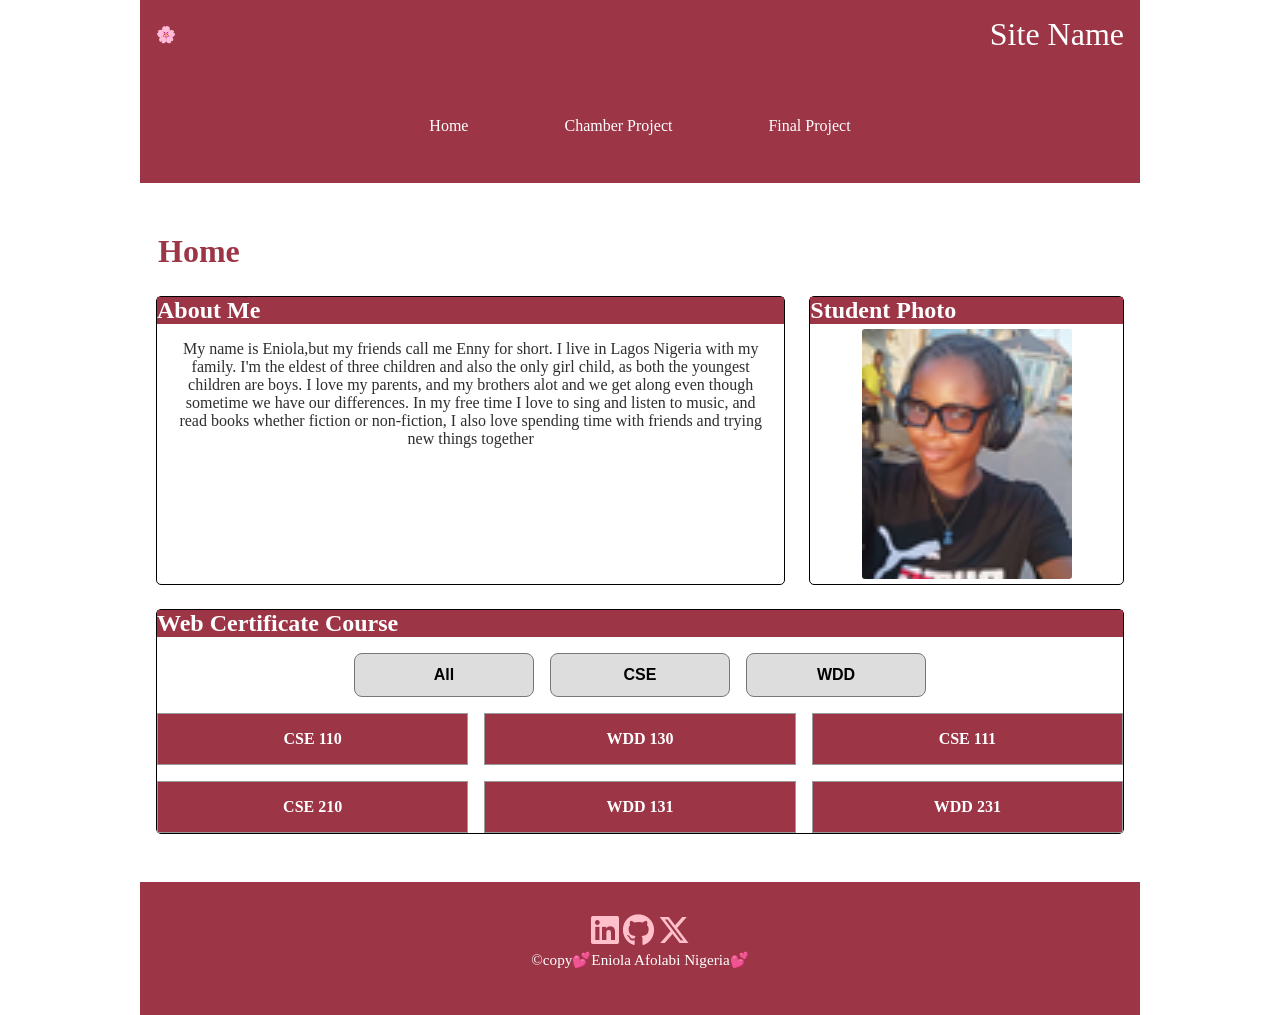
<file: index.html>
<!DOCTYPE html>
<html lang="en">
<head>
   <meta property="og:title" content="About Me">
    <meta property="og:description" content="An interactive webpage about me and the courses I've learnt in my software development class .">
    <meta property="og:locale" content="en_US">
    <meta property="og:type" content="website">
    <meta property="og:site_name" content="About Me">
    <link rel="preconnect" href="https://fonts.googleapis.com">
<link rel="preconnect" href="https://fonts.gstatic.com" crossorigin>
<link href="https://fonts.googleapis.com/css2?family=Cause&family=Google+Sans:ital,opsz,wght@0,17..18,400..700;1,17..18,400..700&family=Inter:ital,opsz,wght@0,14..32,100..900;1,14..32,100..900&family=Quicksand:wght@300..700&family=Roboto:ital,wght@0,100..900;1,100..900&display=swap" rel="stylesheet">
<link rel="stylesheet"
href="https://cdnjs.cloudflare.com/ajax/libs/font-awesome/6.7.2/css/all.min.css">
<link rel="stylesheet" href="styles/small.css">
<link rel="stylesheet" href="styles/large.css">
<script src="scripts/index.js" defer></script>
    
</head>
<body>
    <header>
        <div class="logo">
            <div>🌸</div>
            <div class="h1">Site Name</div>
            <button id="menu" aria-label="Open menu">&#9776;</button>
        </div>
        <nav id="nav">
            <a href="index.html">Home</a>
            <a href="project/index.html">Chamber Project</a>
            <a href="#">Final Project</a>
        </nav>
    </header>
    <main>
        <h1>Home</h1>
        <section class="about">
            <h2>About Me</h2>
            <p class="about">My name is Eniola,but my friends call me Enny for short.
                            I live in Lagos Nigeria with my family. I'm the eldest of three children 
                            and also the only girl child, as both the youngest children are boys. I love my parents,
                            and my brothers alot and we get along even though sometime we have our differences. In my free 
                            time I love to sing and listen to music, and read books whether fiction or non-fiction, I also love spending time with friends and
                            trying new things together</p>
        </section>
        <section class="photo">
            <h2>Student Photo</h2>
            <img src="images/about.png" alt="A Photo of me"
            loading="lazy">
        </section>
        <section class="courses">
            <h2>Web Certificate Course</h2>
            <div class="filter-buttons">
                <button id="all">All</button>
                <button id="cse">CSE</button>
                <button id="wdd">WDD</button>
            </div>
            <div id="course-container"></div>
        </section>
    </main>
    <footer>
        <div class="socials">
            <a href="#"><i class="fa-brands fa-linkedin"></i></a>

            <a href="#"><i class="fa-brands fa-github"></i></a>

            <a href="#"><i class="fa-brands fa-x-twitter"></i></a></i></a>
       </div>
        <p>©️copy<span id="currentyear"></span>💕Eniola Afolabi Nigeria💕</p>
        <p id="lastModified"></p>
    </footer>
</body>
</html>
</file>
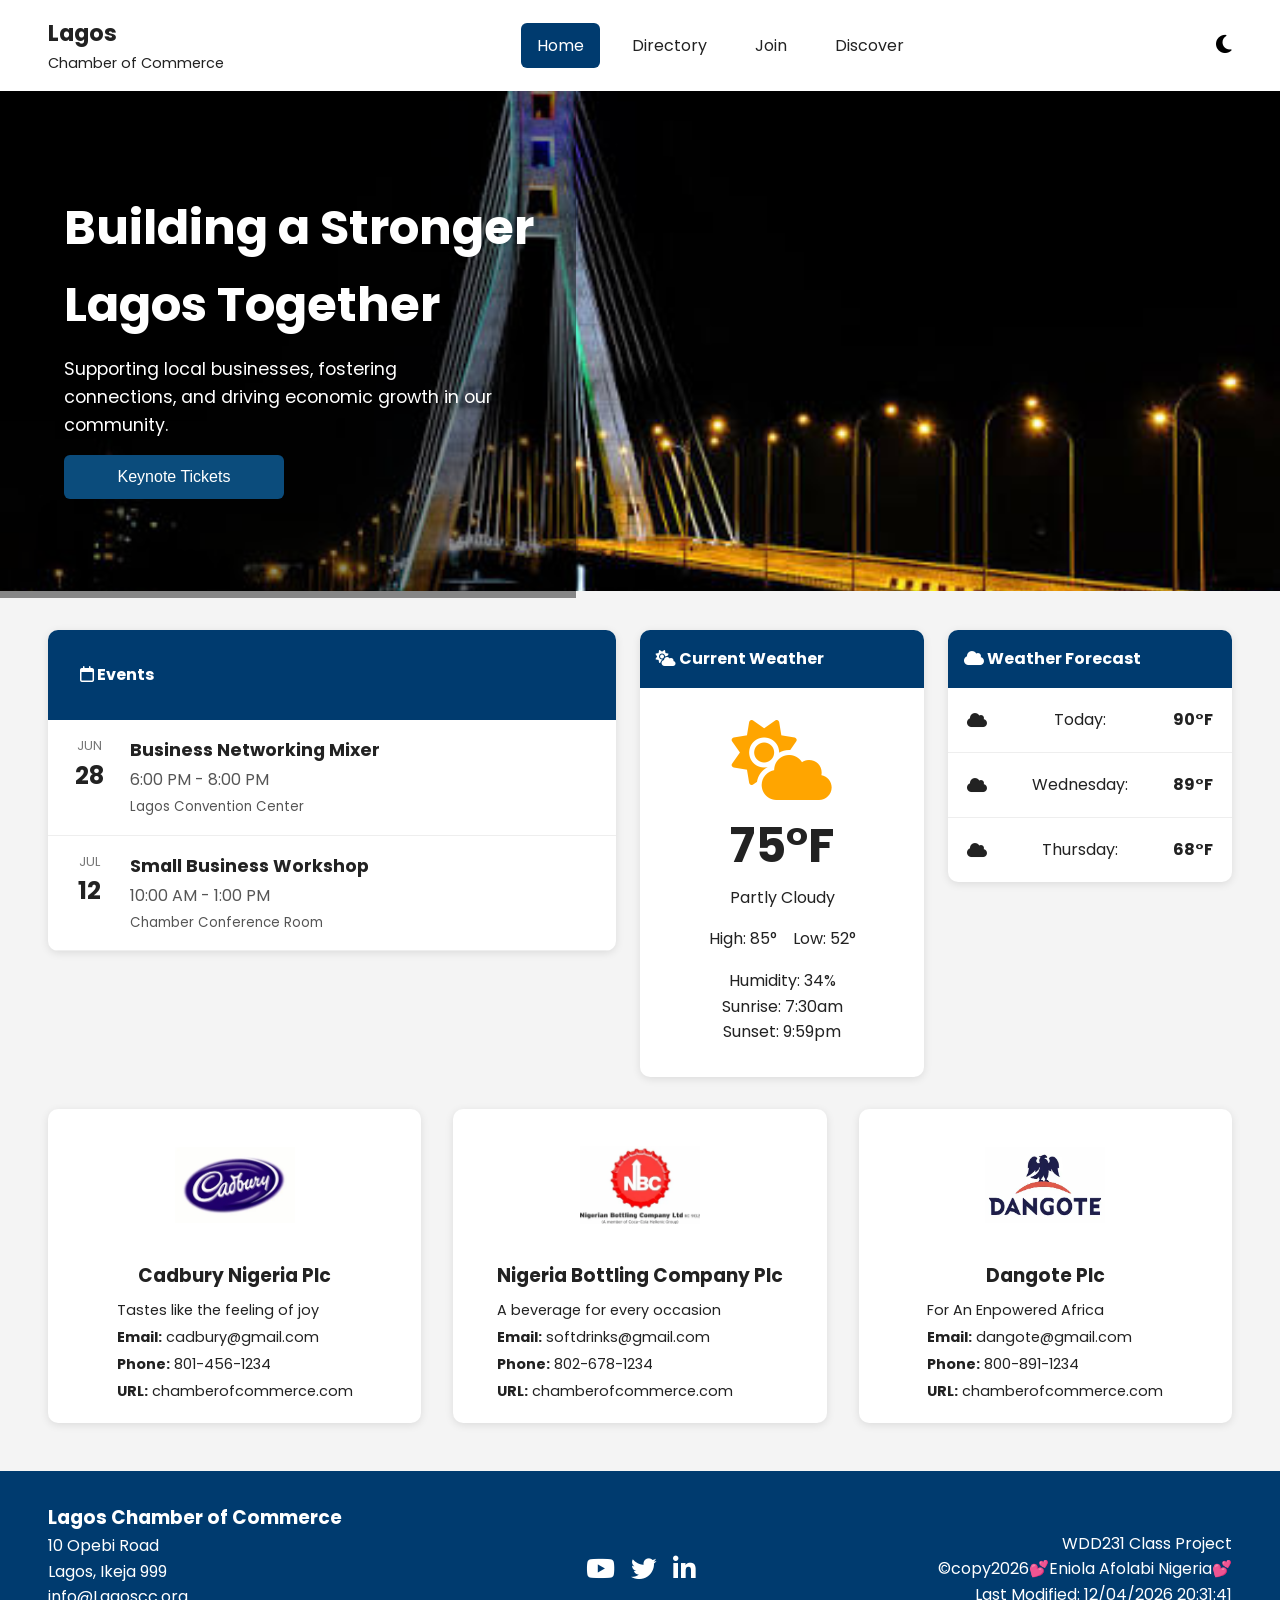
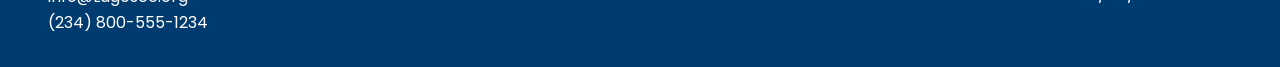
<file: project/index.html>
<!DOCTYPE html>
<html lang="en">
<head>
    <meta charset="UTF-8">
    <meta name="viewport" content="width=device-width, initial-scale=1.0">
    <title>Lagos Chamber of Commerce</title>
    <link rel="stylesheet" href="styles/project.css">
    <link rel="stylesheet" href="styles/project-large.css">
    <link href="https://fonts.googleapis.com/css2?family=Poppins:wght@300;400;500;600;700&display=swap" rel="stylesheet">
    <link rel="stylesheet"
    href="https://cdnjs.cloudflare.com/ajax/libs/font-awesome/6.5.2/css/all.min.css">
    <script src="scripts/project.js" defer></script>
</head>
<body>
    <header>
        <div class="logo">
            <div>
                <h2>Lagos</h2>
                <p>Chamber of Commerce</p>
            </div>
        </div>

        <nav id="navMenu">
            <a href="#" class="active">Home</a>
            <a href="#">Directory</a>
            <a href="#">Join</a>
            <a href="#">Discover</a>
        </nav>
        <div class="nav-icons">
            <button id="darkMode">
                <i class="fa-solid fa-moon"></i>
            </button>
            <button id="menuBtn">
                <i class="fa-solid fa-bars"></i>
            </button>
        </div>

    </header>
    <section class="hero">
        <img src="images/hero.webp" alt="Lagos" loading="lazy">
        <div class="overlay">
            <h1>
                Building a Stronger
                <br>
                Lagos Together
            </h1>
            <p>
                Supporting local businesses,
                fostering connections, and
                driving economic growth
                in our community.
            </p>
            <button>
                Keynote Tickets
            </button>
        </div>
    </section>
    <section class="info-container">
        <div class="card events">
            <div class="card-header">
                <h2>
                    <i class="fa-regular fa-calendar"></i>
                    Events
                </h2>
            </div>

            <div class="event">
                <div class="event-date">
                    <span>JUN</span>
                    <strong>28</strong>
                </div>
                <div class="event-details">
                    <h3>Business Networking Mixer</h3>
                    <p>6:00 PM - 8:00 PM</p>
                    <small>Lagos Convention Center</small>
                </div>
            </div>
            <div class="event">
                <div class="event-date">
                    <span>JUL</span>
                    <strong>12</strong>
                </div>
                <div class="event-details">
                    <h3>Small Business Workshop</h3>
                    <p>10:00 AM - 1:00 PM</p>
                    <small>Chamber Conference Room</small>
                </div>
            </div>
        </div>
        <div class="card weather">
            <h2>
                <i class="fa-solid fa-cloud-sun"></i>
                Current Weather
            </h2>
            <div class="weather-content">
                <i class="fa-solid fa-cloud-sun weather-icon"></i>
                <h1>75°F</h1>
                <p>Partly Cloudy</p>
                <div class="weather-info">
                    <span>High: 85°</span>
                    <span>Low: 52°</span>
                </div>
                <p>Humidity: 34%</p>
                <p>Sunrise: 7:30am</p>
                <p>Sunset: 9:59pm</p>
            </div>
        </div>
        <div class="card forecast">
            <h2>
                <i class="fa-solid fa-cloud"></i>
                Weather Forecast
            </h2>
            <div class="forecast-item">
                <i class="fa-solid fa-cloud"></i>
                <p>Today:</p>
                <strong>90°F</strong>
            </div>
            <div class="forecast-item">
                <i class="fa-solid fa-cloud"></i>
                <p>Wednesday:</p>
                <strong>89°F</strong>
            </div>
            <div class="forecast-item">
                <i class="fa-solid fa-cloud"></i>
                <p>Thursday:</p>
                <strong>68°F</strong>
            </div>
        </div>
    </section>
    <section class="business-section">
        <div class="business-card">
            <img src="images/cadbury.webp" alt="Cadbury Nig ltd" loading="lazy">
            <div>
                <h3>Cadbury Nigeria Plc</h3>
                <p>Tastes like the feeling of joy</p>
                <p><strong>Email:</strong> cadbury@gmail.com</p>
                <p><strong>Phone:</strong> 801-456-1234</p>
                <p><strong>URL:</strong> chamberofcommerce.com</p>
            </div>
        </div>
        <div class="business-card">
            <img src="images/bottles.webp" alt="Bottling Company" loading="lazy">
            <div>
                <h3>Nigeria Bottling Company Plc</h3>
                <p>A beverage for every occasion</p>
                <p><strong>Email:</strong> softdrinks@gmail.com</p>
                <p><strong>Phone:</strong> 802-678-1234</p>
                <p><strong>URL:</strong> chamberofcommerce.com</p>
            </div>
        </div>
        <div class="business-card">
            <img src="images/dangote.webp" alt="Dangote ltd" loading="lazy">
            <div>
                <h3>Dangote Plc</h3>
                <p>For An Enpowered Africa</p>
                <p><strong>Email:</strong> dangote@gmail.com</p>
                <p><strong>Phone:</strong> 800-891-1234</p>
                <p><strong>URL:</strong> chamberofcommerce.com</p>
            </div>
        </div>
    </section>
    <footer>
        <div class="footer-left">
            <h3>Lagos Chamber of Commerce</h3>
            <p>10 Opebi Road</p>
            <p>Lagos, Ikeja 999</p>
            <p>info@Lagoscc.org</p>
            <p>(234) 800-555-1234</p>
        </div>

        <div class="footer-center">
            <a href="#"><i class="fab fa-youtube"></i></a>
            <a href="#"><i class="fab fa-twitter"></i></a>
            <a href="#"><i class="fab fa-linkedin-in"></i></a>
        </div>
        <div class="footer-right">
            <p>WDD231 Class Project</p>
             <p>©️copy<span id="currentyear"></span>💕Eniola Afolabi Nigeria💕</p>
        <p id="lastModified"></p>
        </div>
    </footer>
</body>
</html>
</file>
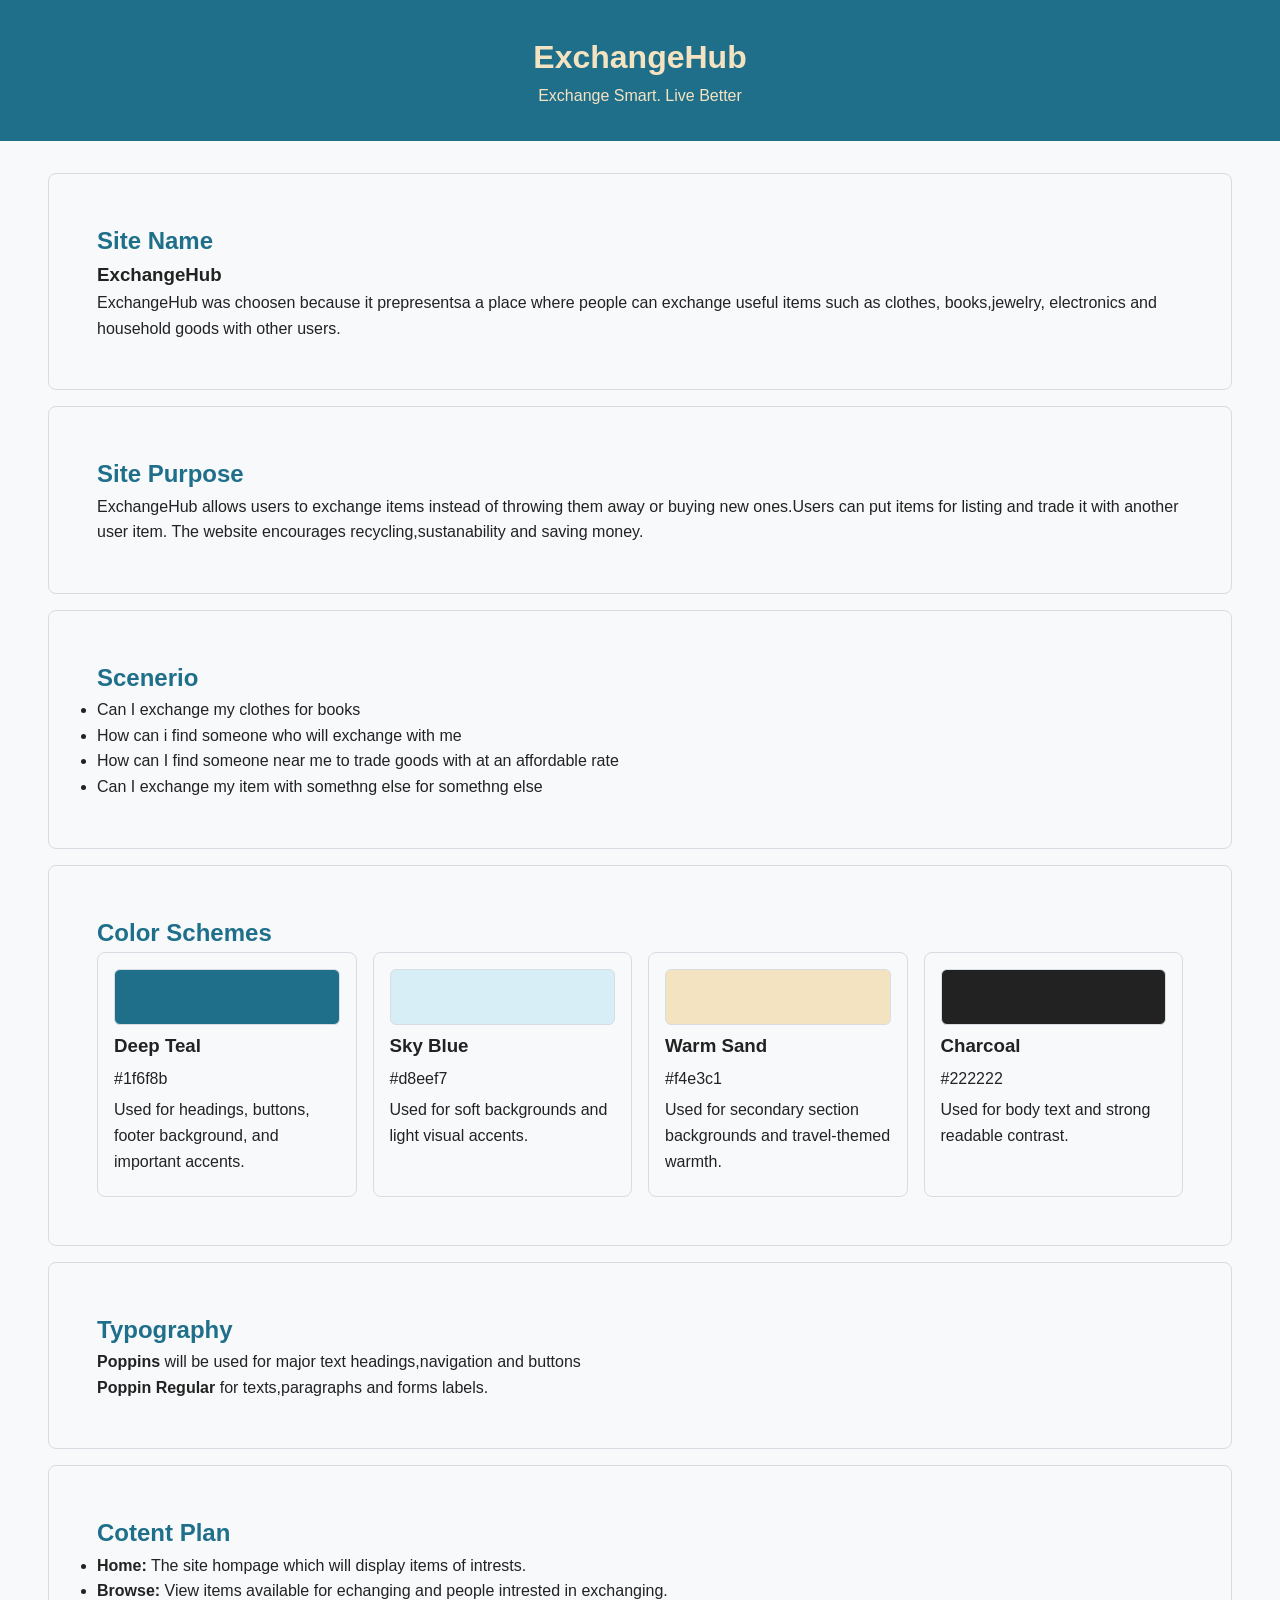
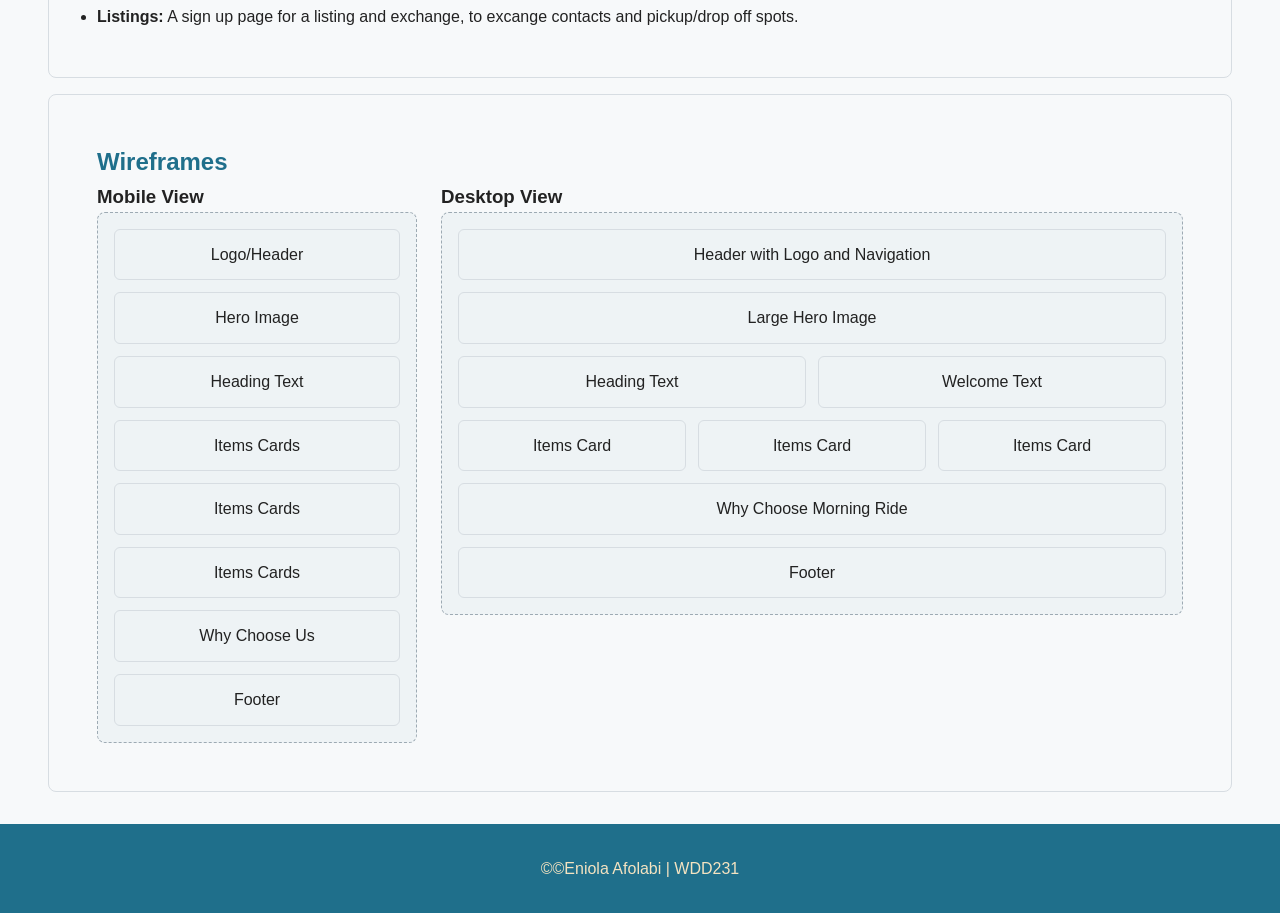
<file: siteplan.html>
<!DOCTYPE html>
<html lang="en">
<head>
    <meta charset="UTF-8">
    <meta name="viewport" content="width=device-width, initial-scale=1.0">

    <title>Project Site Plan</title>

    <meta name="description" content="A site plan for wdd231 Project.">
    <meta name="author" content="Afolabi Eniola">

    <meta property="og:title" content="Project Site Plan">
    <meta property="odirectoryg:description" content=" .">
    <meta property="og:type" content="website">
    <meta property="og:url" content="https://prolificate.github.io/wdd231/sitplan.html">
    <meta property="og:image" content="https://i.pinimg.com/736x/de/15/b6/de15b69eef8d8dd39a393460178e6c14.jpgq">

    <link rel="stylesheet" href="styles/siteplan.css">
</head>
<body>
    <header>
        <h1>ExchangeHub</h1>
        <p>Exchange Smart. Live Better</p>
    </header>
    <main>
        <section>
            <h2>Site Name</h2>
            <h3>ExchangeHub</h3>
            <p>ExchangeHub was choosen because it prepresentsa a place where people can exchange useful items such as clothes, books,jewelry, electronics and household goods with other users.</p>
        </section>
        <section>
            <h2>Site Purpose</h2>
            <p>ExchangeHub allows users to exchange items instead of throwing them away or buying new ones.Users can put items for listing and trade it with another user item. The website encourages recycling,sustanability and saving money.</p>
        </section>
        <section>
            <h2>Scenerio</h2>
            <ul>
                <li>Can I exchange my clothes for books</li>
                <li>How can i find someone who will exchange with me</li>
                <li>How can I find someone near me to trade goods with at an affordable rate</li>
                <li>Can I exchange my item with somethng else for somethng else</li>
            </ul>
        </section>
        <section>
            <h2>Color Schemes</h2>
            <div class="color-grid">
                <div class="color-card">
                    <span class="swatch teal"></span>
                    <h3>Deep Teal</h3>
                    <p>#1f6f8b</p>
                    <p>Used for headings, buttons, footer background, and important accents.</p>
                </div>
                <div class="color-card">
                    <span class="swatch sky"></span>
                    <h3>Sky Blue</h3>
                    <p>#d8eef7</p>
                    <p>Used for soft backgrounds and light visual accents.</p>
                </div>
                <div class="color-card">
                    <span class="swatch sand"></span>
                    <h3>Warm Sand</h3>
                    <p>#f4e3c1</p>
                    <p>Used for secondary section backgrounds and travel-themed warmth.</p>
                </div>
                <div class="color-card">
                    <span class="swatch charcoal"></span>
                    <h3>Charcoal</h3>
                    <p>#222222</p>
                    <p>Used for body text and strong readable contrast.</p>
                </div>
            </div>
        </section>
        <section>
            <h2>Typography</h2>
            <p><strong>Poppins</strong> will be used for major text headings,navigation and buttons</p>
            <p><strong>Poppin Regular</strong> for texts,paragraphs and forms labels.</p>
        </section>
        <section>
            <h2>Cotent Plan</h2>
            <ul>
                <li><strong>Home:</strong> The site hompage which will display items of intrests.</li>
                <li><strong>Browse:</strong> View items available for echanging and people intrested in exchanging.</li>
                <li><strong>Listings:</strong>  A sign up page for a listing and exchange, to excange contacts and pickup/drop off spots. </li>
            </ul>
        </section>
        <section>
            <h2>Wireframes</h2>
            <div class="wireframes">
                <article>
                    <h3>Mobile View</h3>
                    <div class="wireframe mobile">
                        <div>Logo/Header</div>
                        <div>Hero Image</div>
                        <div>Heading Text</div>
                        <div>Items Cards</div>
                        <div>Items Cards</div>
                        <div>Items Cards</div>
                        <div>Why Choose Us </div>
                        <div>Footer</div>
                    </div>
                </article>
                <article>
                    <h3>Desktop View</h3>
                    <div class="wireframe desktop">
                        <div class="wide">Header with Logo and Navigation</div>
                        <div class="wide">Large Hero Image</div>
                        <div class="half">Heading Text</div>
                        <div class="half">Welcome Text</div>
                        <div>Items Card</div>
                        <div>Items Card</div>
                        <div>Items Card</div>
                        <div class="wide">Why Choose Morning Ride</div>
                        <div class="wide">Footer</div>
                    </div>
                </article>
            </div>
        </section>
    </main>
    <footer>
        ©️©Eniola Afolabi | WDD231
    </footer>
</body>
</html>
</file>
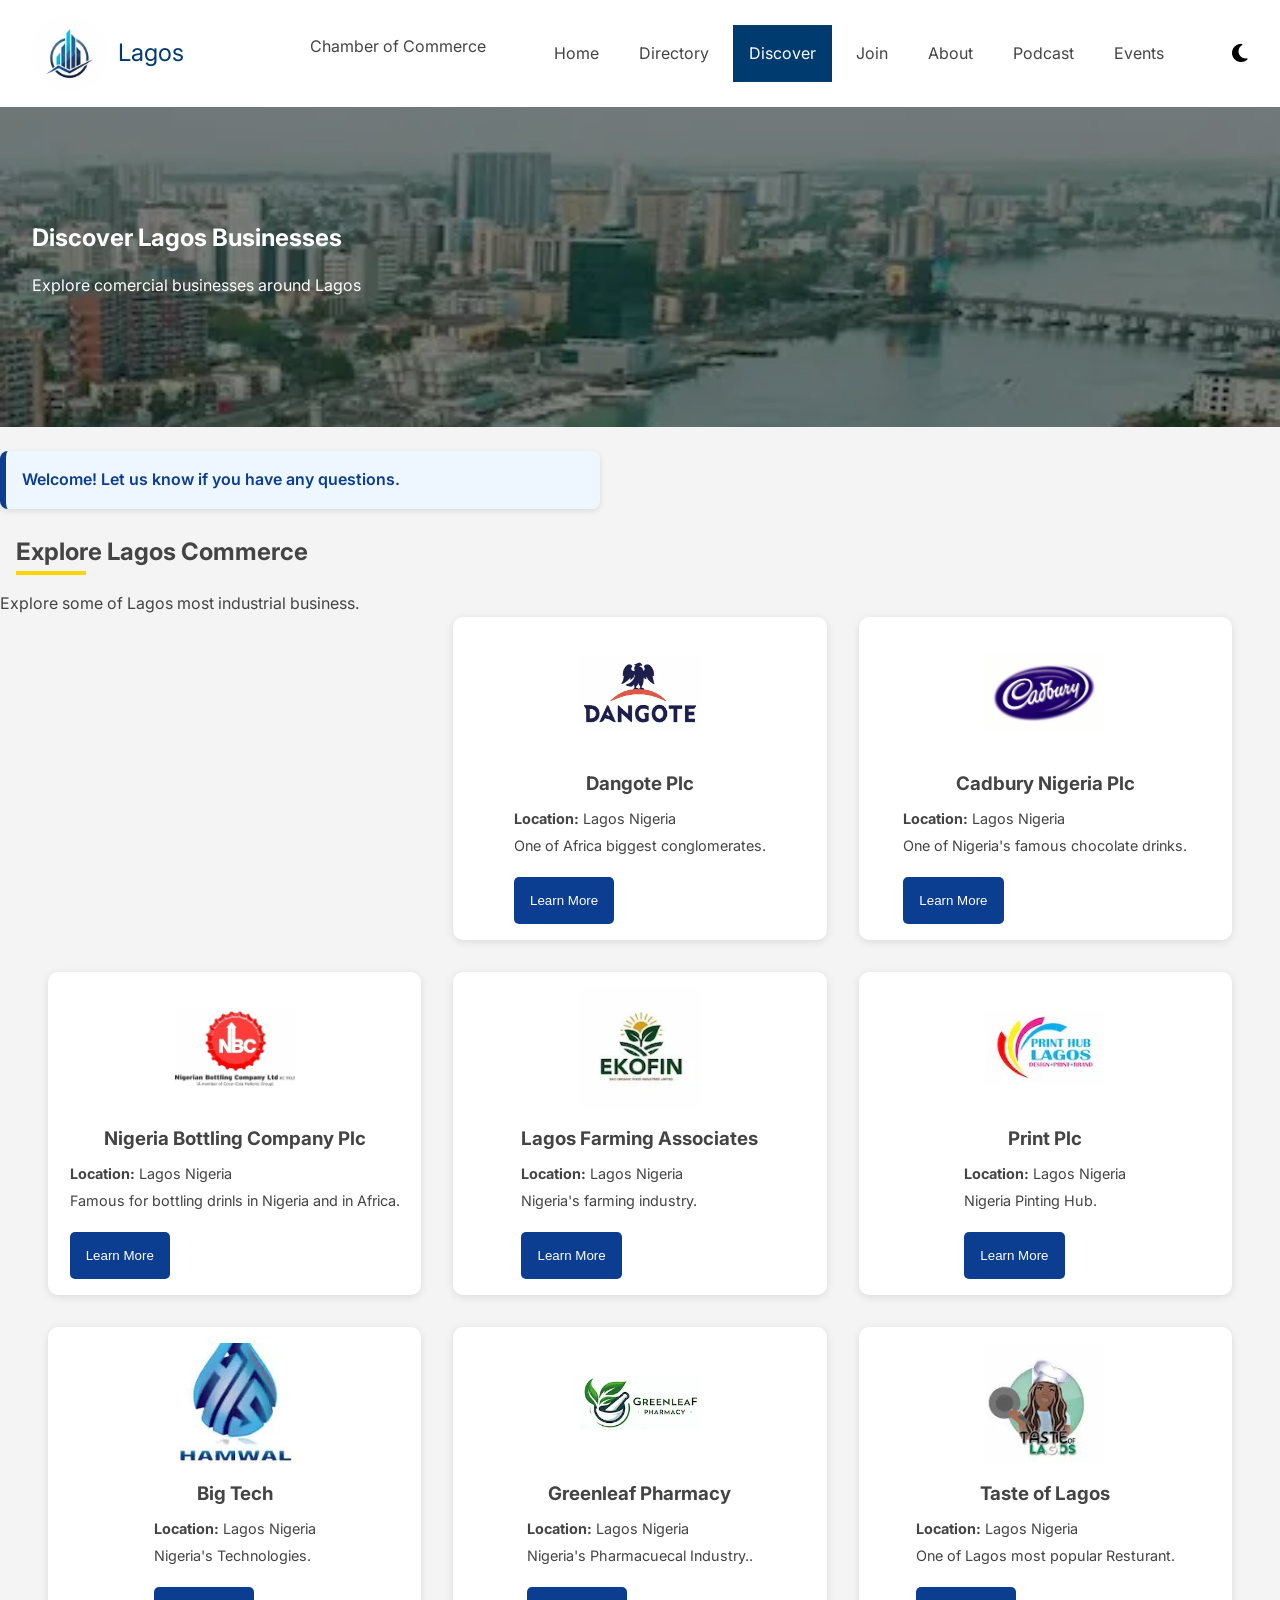
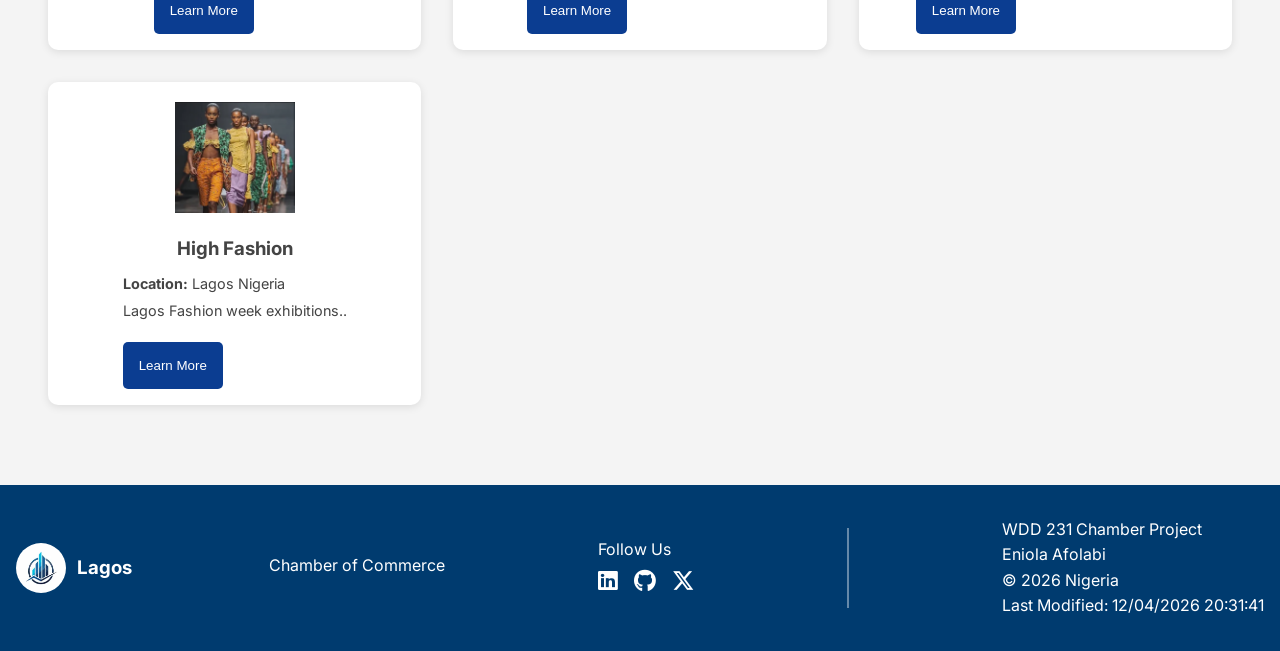
<file: chamber/discover.html>
<!DOCTYPE html>
<html lang="en">
<head>
   <meta charset="UTF-8">
    <meta name="viewport" content="width=device-width, initial-scale=1.0">

    <title>Lagos Chamber of Commerce | Discover</title>

    <meta name="description" content="Discover and support local businesses in Lagos through the Lagos Chamber of Commerce business directory.">
    <meta name="author" content="Afolabi Eniola">

    <meta property="og:title" content="Discover Lagos Chamber of Commerce">
    <meta property="og:description" content="Find and support businesses in Lagos through the Lagos Chamber of Commerce business directory.">
    <meta property="og:type" content="website">
    <meta property="og:url" content="https://prolificate.github.io/wdd231/chamber/directory.html">
    <meta property="og:image" content="https://i.pinimg.com/736x/de/15/b6/de15b69eef8d8dd39a393460178e6c14.jpgq">

    <link rel="preconnect" href="https://fonts.googleapis.com">
    <link rel="preconnect" href="https://fonts.gstatic.com" crossorigin>

    <link href="https://fonts.googleapis.com/css2?family=Inter:wght@300;700&display=swap" rel="stylesheet">
    <link rel="icon" href="images/favicon.ico">

    <link rel="stylesheet"
        href="https://cdnjs.cloudflare.com/ajax/libs/font-awesome/6.7.2/css/all.min.css">

    <link rel="stylesheet" href="styles/small.css">
    <link rel="stylesheet" href="styles/larger.css">

    <script src="scripts/menu.js" defer></script>
    <script type="module" src="scripts/dicover.js" ></script>
</head>
<body>
   <header>
         <div class="header">
        <div class="logo">
            <img src="images/business.webp"
                alt="Lagos Chamber of Commerce Logo"
                width="75"
                height="75">

            <div class="top">
                <div class="five">Lagos</div>
                <p>Chamber of Commerce</p>
            </div>
        </div>
        <nav>
            <a href="index.html">Home</a>
            <a href="directory.html">Directory</a>
            <a href="discover.html" class="active">Discover</a>
            <a href="join.html">Join</a>
            <a href="#">About</a>
            <a href="#">Podcast</a>
            <a href="#">Events</a>
        </nav>

        <div class="nav-icons">
            <button id="darkMode" aria-label="Toggle Dark Mode">
                <i class="fa-solid fa-moon"></i>
            </button>

            <button id="menuBtn" aria-label="Open Navigation Menu">
                <i class="fa-solid fa-bars"></i>
            </button>
        </div>
    </div>
    </header>
    <main class="last">
        <section class="hero">
            <img src="images/discover.webp" alt="Discover Lagos Business"
                loading="lazy"
                width="1000"
                height="500">

            <div class="overlay">
                <h1>Discover Lagos Businesses</h1>
                <p>Explore comercial businesses around Lagos</p>
            </div>
        </section>
        <section>
            <div id="message"></div>
            <h2>Explore Lagos Commerce</h2>
            <p>Explore some of Lagos most industrial business.</p>
        </section>
        <section class="business-section">
            <div></div>
        </section>
    </main>
    <footer>
        <div class="logo">
        <img
            src="images/business.webp"
            alt="Lagos Chamber Logo"
            width="50"
            height="50">

        <div class="top">

            <h3>Lagos</h3>

            <p>Chamber of Commerce</p>

        </div>
    </div>
    <div class="buttom">
        <p>Follow Us</p>
        <div class="socials">
            <a href="https://linkedin.com" target="_blank">
                <i class="fa-brands fa-linkedin"></i>
            </a>

            <a href="https://github.com" target="_blank">
                <i class="fa-brands fa-github"></i>
            </a>

            <a href="https://x.com" target="_blank">
                <i class="fa-brands fa-x-twitter"></i>
            </a>
        </div>
    </div>
    <div class="border"></div>

    <div class="date">
        <p>WDD 231 Chamber Project</p>
        <p>Eniola Afolabi</p>
        <p>&copy; <span id="year"></span> Nigeria</p>
        <p>Last Modified: <span id="lastModified"></span></p>
    </div>
    </footer>
</body>
</html>
</file>
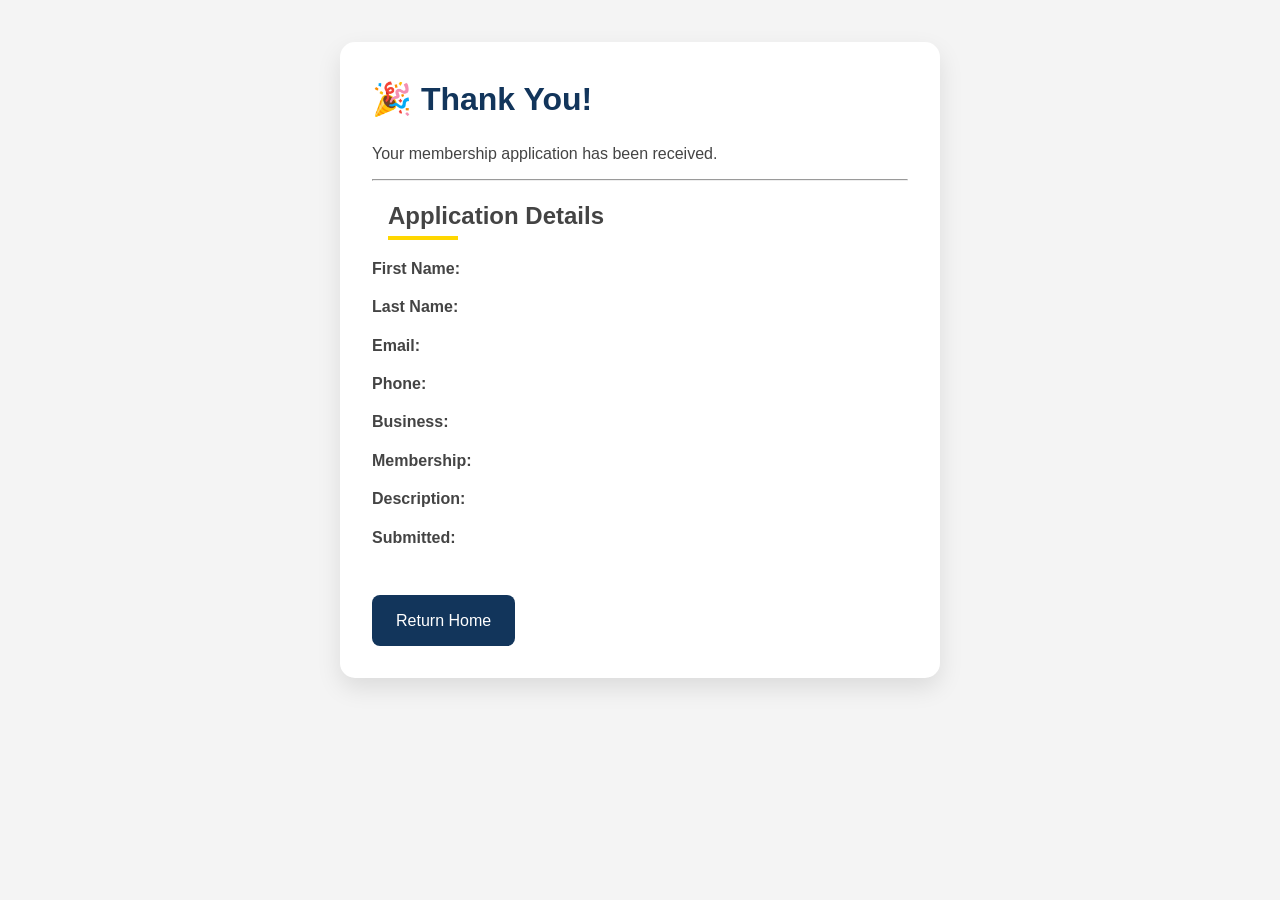
<file: chamber/thankyou.html>
<!DOCTYPE html>
<html lang="en">
<head>
    <meta charset="UTF-8">
    <meta name="viewport" content="width=device-width, initial-scale=1.0">
    <title>Thank You</title>

    <link rel="stylesheet" href="styles/small.css">
    <script src="scripts/thankyou.js" defer></script>
</head>

<body>

<header>
    <!-- Your normal navigation -->
</header>

<main class="thank-you">

    <div class="thank-you-card">

        <h1>🎉 Thank You!</h1>

        <p>Your membership application has been received.</p>

        <hr>

        <h2>Application Details</h2>

        <p><strong>First Name:</strong> <span id="fname"></span></p>

        <p><strong>Last Name:</strong> <span id="lname"></span></p>

        <p><strong>Email:</strong> <span id="email"></span></p>

        <p><strong>Phone:</strong> <span id="phone"></span></p>

        <p><strong>Business:</strong> <span id="business"></span></p>

        <p><strong>Membership:</strong> <span id="membership"></span></p>

        <p><strong>Description:</strong> <span id="description"></span></p>

        <p><strong>Submitted:</strong> <span id="timestamp"></span></p>

        <a href="index.html" class="home-btn">
            Return Home
        </a>

    </div>

</main>
</body>
</html>
</file>
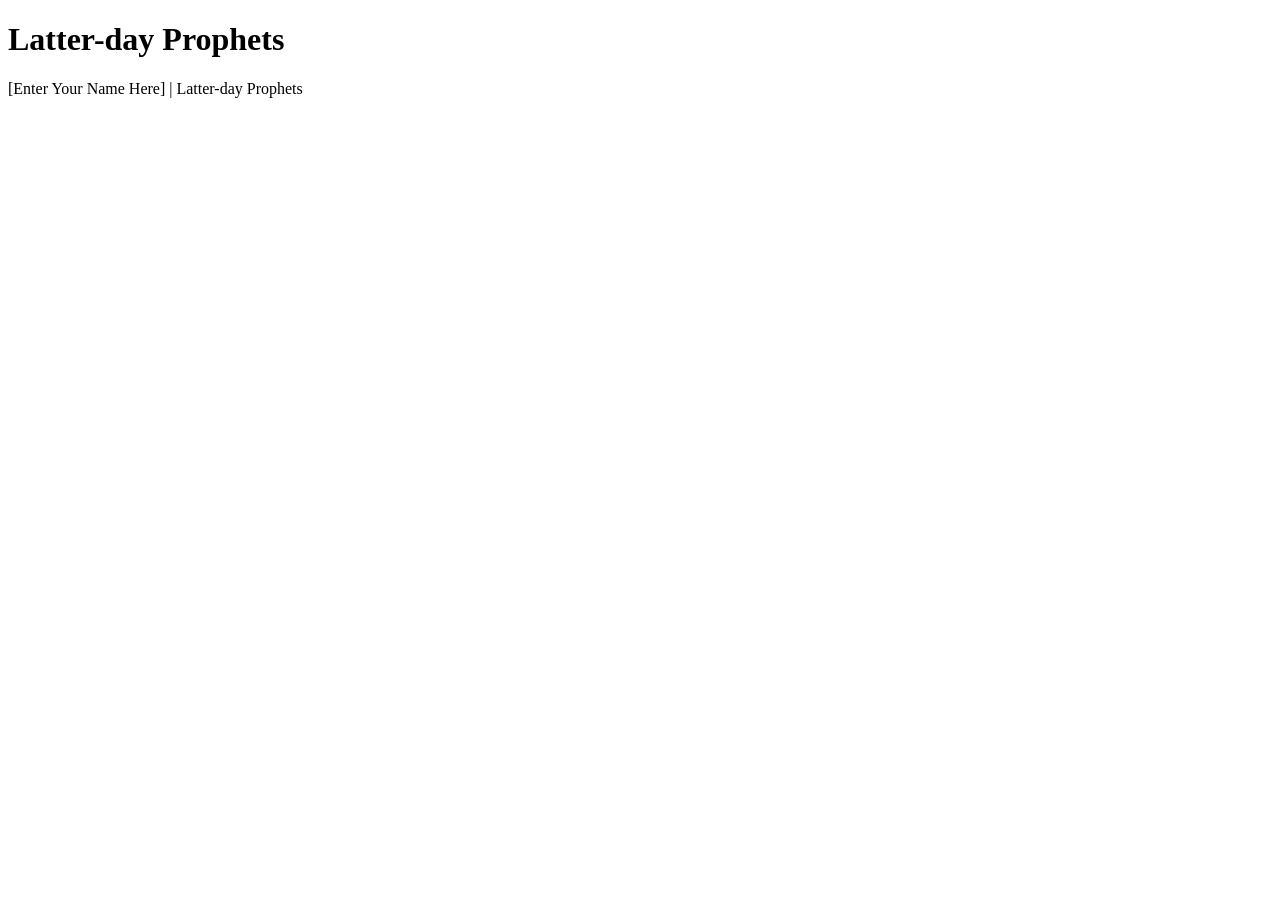
<file: prophets/prophet.html>
<!DOCTYPE html>
<html lang="en">
<head>
    <meta charset="UTF-8">
    <meta name="viewport" content="width=device-width, initial-scale=1.0">
    <title>Document</title>
</head>
<body>
    <header>
      <h1>Latter-day Prophets</h1>
    </header>
    <main>
    <div id="cards"></div>
    </main>
    <footer>
    [Enter Your Name Here] | Latter-day Prophets
    </footer>
</body>
</html>
</file>
<file: styles/small.css>
:root{
    --backgroung: #ffc0cb;
    --cards: #9c3546;
    --text: #2E2E2E;
}

*{
    padding: 0;
    margin: 0;
    box-sizing: border-box;
}

body{
   
    color: var(--text);
}

header{
    background-color: var(--cards);
    color: white;
}

.logo{
    display: flex;
    align-items: center;
    justify-content: space-between;
    padding: 1rem;
}

nav {
display: none;
position: absolute;
top: 70px;
left: 0;
width: 100%;
margin: 1rem;
background-color: rgb(70, 64, 64);
}

nav.open{
    display: flex;
    flex-direction: column;
    background-color: var(--primary);
    color: white;
    padding: 5px;
}


nav a{
    display: flex;
    flex-direction: column;
    gap: 10px;
    list-style: none;
}

nav a{
    display: block;
    padding: 1rem;
    color: white;
    text-decoration: none;
}

nav a:hover{
    background-color: var(--backgroung);
    background: rgba(255, 255, 255, 0.1);
    border: white;
}

#menu {
    background: none;
    border: none;
    color: white;
    font-size: 2rem;
    cursor: pointer;
}

h1{
    color: #9c3546;
    padding: 2px;
}

.h1{
    color: white;
    font-weight: 5rem;
    font-size: 2rem;
}

h2{
    background-color: var(--cards);
    color: white;
}

.about p{
    padding: 1rem;
    text-align: center;
    justify-content: center;
    font-size: 1rem;
}

.photo img {
    display: block;
    width: 80%;
    max-width: 300px;
    margin: auto;
    background: #d6d6d6;
    border-radius: 8px;
}

.filter-buttons {
    display: flex;
    justify-content: space-between;
    gap: .5rem;
    margin: 1rem;
}

.name{
    font-size: 2rem;
}

.filter-buttons button {
    flex: 1;
    padding: .75rem;
    font-size: 1rem;
    border: 1px solid #777;
    border-radius: 8px;
    background: #ddd;
    cursor: pointer;
    font-weight: bold;
}

.filter-buttons button:hover {
    background: #bbb;
    
}

section{
    border: 1px solid black;
    border-radius: 5px;
}

img{
    justify-content: center;
}

#course-container {
    display: flex;
    flex-direction: column;
    gap: .75rem;
}

.course {
    text-align: center;
    padding: .8rem;
    border: 1px solid #999;
    font-weight: bold;
    background: #d9d9d9;
}

.course.completed {
    background: var(--cards);
    color: white;
    padding: 1rem;
}

.courses p {
    margin-top: 1rem;
    text-align: center;
}

footer {
    background: var(--cards);
    text-align: center;
    padding: 2rem 1.5rem;
}

.socials i{
    font-size: 2rem;
    color: var(--backgroung);
    transition: .3s;
}

.socials i:hover{
    color: var(--backgroung);
}

footer{
    display: flex;
    flex-direction: column;
    color: white;
}

footer p {
    margin: .3rem 0;
    font-size: .95rem;
}


#menuBtn{
    color: #222;
    transition: color 0,3s ease;
}

.dark-mode #menuBtn{
    color: white;
}
</file>
<file: styles/large.css>
@media screen and (min-width: 768px){

    #menu{
        display: none;
    }

     nav{
        display: flex;
        position: static;
        flex-direction: row;
        background: none;
        width: auto;
        margin: 0;
        justify-content: center;
    }

    nav a{
        padding: 3rem;
        font-size: 1rem;
        font-weight: 300;
        text-decoration: none;
        color: var(--primary-dark);
    }

    nav a :hover{
        border-bottom: 2px solid var(--primary-dark);
        color: pink;
    }

    header,
    main,
    footer {
        width: 1000px;
        margin: 0 auto;
    }

    main {
        max-width: 1100px;
        margin: 2rem auto;
        padding: 1rem;
    }

    main {
        display: grid;
        grid-template-columns: 2fr 1fr;
        gap: 1.5rem;
    }

    main h2 {
        grid-column: 1 / 3;
    }

    .about {
        grid-column: 1;
    }

    .photo {
        grid-column: 2;
    }

    .courses {
        grid-column: 1 / 3;
    }

    .about p {
        min-height: 250px;
    }

    .photo {
        display: flex;
        flex-direction: column;
    }

    .photo img {
        width: 220px;
        height: 260px;
        object-fit: cover;
        margin: auto;
        padding: 5px;
        background: none;
    }

    /* Course Buttons */

    .filter-buttons {
        justify-content: center;
        gap: 1rem;
    }

    .filter-buttons button {
        max-width: 180px;
    }

    /* Courses */

    #course-container {
        display: grid;
        grid-template-columns: repeat(3, 1fr);
        gap: 1rem;
    }

    .course {
        padding: 1rem;
    }

    /* Footer */

    footer {
        padding: 2rem;
    }

}
</file>
<file: project/styles/project.css>
*{
    margin:0;
    padding:0;
    box-sizing:border-box;
}

body{
    font-family:'Poppins',sans-serif;
    background:#f4f4f4;
    color:#222;
    line-height:1.6;
}

header{
    display:flex;
    justify-content:space-between;
    align-items:center;
    padding:1rem;
    background:#fff;
    box-shadow:0 2px 8px rgba(0,0,0,.1);
    position:relative;
}

.logo{
    display:flex;
    align-items:center;
    gap:.7rem;
}

.logo img{
    width:45px;
    height:45px;
}

.logo h2{
    font-size:1rem;
}

.logo p{
    font-size:.7rem;
}

nav{
    display:none;
    flex-direction:column;
    position:absolute;
    top:100%;
    left:0;
    width:100%;
    background:white;
    border-top:1px solid #ddd;
}

nav.show{
    display:flex;
}

nav a{
    text-decoration:none;
    color:#222;
    padding:1rem;
    border-bottom:1px solid #eee;
    transition:.3s;
}

nav a:hover,
nav a.active{
    background:#003b6f;
    color:white;
}

.nav-icons{
    display:flex;
    gap:.5rem;
}

.nav-icons button{
    border:none;
    background:none;
    cursor:pointer;
    font-size:1.3rem;
}

.hero{
    position:relative;
}

.hero img{
    width:100%;
    height:260px;
    object-fit:cover;
}

.overlay{
    position:absolute;
    inset:0;
    background:rgba(0,0,0,.45);
    color:white;
    display:flex;
    flex-direction:column;
    justify-content:center;
    padding:1.5rem;
}

.overlay h1{
    font-size:1.8rem;
    margin-bottom:.7rem;
}

.overlay p{
    font-size:.9rem;
    margin-bottom:1rem;
}

.overlay button{
    width:170px;
    padding:.8rem;
    border:none;
    background:#0b4c7c;
    color:white;
    border-radius:6px;
    cursor:pointer;
}

.overlay button:hover{
    background:#06355a;
}

.info-container{
    display:flex;
    flex-direction:column;
    gap:1rem;
    padding:1rem;
}

.card{
    background:white;
    border-radius:10px;
    overflow:hidden;
    box-shadow:0 2px 8px rgba(0,0,0,.1);
}

.card h2{
    background:#003b6f;
    color:white;
    padding:1rem;
    font-size:1rem;
}

.card-header{
    background:#003b6f;
    color:white;
    padding:1rem;
    display:flex;
    justify-content:space-between;
    align-items:center;
}

.card-header a{
    color:white;
    text-decoration:none;
    font-size:.8rem;
}

.event{
    padding:1rem;
    display:flex;
    gap:1rem;
    border-bottom:1px solid #eee;
}

.event img{
    width:70px;
    height:70px;
    object-fit:cover;
    border-radius:8px;
}

.event-date{
    text-align:center;
    min-width:50px;
}

.event-date span{
    display:block;
    font-size:.8rem;
    color:#777;
}

.event-date strong{
    font-size:1.5rem;
}

.event-details h3{
    font-size:1rem;
    margin-bottom:.2rem;
}

.event-details p,
.event-details small{
    color:#555;
}

.weather-content{
    padding:1.5rem;
    text-align:center;
}

.weather-icon{
    font-size:4rem;
    color:orange;
    margin-bottom:.5rem;
}

.weather-content h1{
    font-size:2.2rem;
}

.weather-info{
    display:flex;
    justify-content:center;
    gap:1rem;
    margin:1rem 0;
}

.forecast-item{
    display:flex;
    justify-content:space-between;
    align-items:center;
    padding:1rem;
    border-bottom:1px solid #eee;
}

.forecast-item:last-child{
    border-bottom:none;
}

.business-section{
    display:grid;
    grid-template-columns:1fr;
    gap:1rem;
    padding:1rem;
}

.business-card{
    background:white;
    border-radius:10px;
    box-shadow:0 2px 8px rgba(0,0,0,.1);
    padding:1rem;
    text-align:center;
}

.business-card img{
    width:90px;
    height:90px;
    object-fit:contain;
    margin-bottom:1rem;
}

.business-card h3{
    margin-bottom:.5rem;
}

.business-card p{
    margin:.25rem 0;
    font-size:.9rem;
}

footer{
    background:#003b6f;
    color:white;
    display:flex;
    flex-direction:column;
    gap:2rem;
    text-align:center;
    padding:2rem 1rem;
}

.footer-center{
    display:flex;
    justify-content:center;
    gap:1rem;
}

.footer-center a{
    color:white;
    font-size:1.6rem;
    transition:.3s;
}

.footer-center a:hover{
    color:#ffd54f;
}

/* ================= DARK MODE ================= */

body.dark-mode{
    background:#1a1a1a;
    color:white;
}

body.dark-mode header,
body.dark-mode .card,
body.dark-mode .business-card{
    background:#2b2b2b;
    color:white;
}

body.dark-mode nav{
    background:#2b2b2b;
}

body.dark-mode nav a{
    color:white;
}

body.dark-mode .event-details p,
body.dark-mode .event-details small{
    color:#ddd;
}
</file>
<file: project/styles/project-large.css>
@media screen and (min-width: 768px){

    header{
        padding:1rem 3rem;
    }

    #menuBtn{
        display:none;
    }

    nav{
        display:flex !important;
        position:static;
        flex-direction:row;
        width:auto;
        background:none;
        border:none;
        gap:1rem;
    }

    nav a{
        border:none;
        padding:.6rem 1rem;
        border-radius:6px;
    }

    .logo h2{
        font-size:1.4rem;
    }

    .logo p{
        font-size:.9rem;
    }

    .hero img{
        height:500px;
    }

    .overlay{
        width:45%;
        padding-left:4rem;
    }

    .overlay h1{
        font-size:3rem;
    }

    .overlay p{
        font-size:1.1rem;
        width:90%;
    }

    .overlay button{
        width:220px;
        font-size:1rem;
    }

    .info-container{
        display:grid;
        grid-template-columns:2fr 1fr 1fr;
        gap:1.5rem;
        padding:2rem 3rem;
        align-items:start;
    }

    .event img{
        width:90px;
        height:90px;
    }

    .event-details h3{
        font-size:1.1rem;
    }

    .weather-content{
        padding:2rem;
    }

    .weather-icon{
        font-size:5rem;
    }

    .weather-content h1{
        font-size:3rem;
    }

    .forecast-item{
        padding:1.2rem;
    }

    .business-section{
        display:grid;
        grid-template-columns:repeat(3,1fr);
        gap:2rem;
        padding:0 3rem 3rem;
    }

    .business-card{
        text-align:left;
        display:flex;
        flex-direction:column;
        align-items:center;
        transition:.3s;
    }

    .business-card:hover{
        transform:translateY(-8px);
        box-shadow:0 10px 20px rgba(0,0,0,.2);
    }

    .business-card img{
        width:120px;
        height:120px;
        margin-bottom:1rem;
    }

    .business-card h3{
        margin-bottom:.5rem;
        text-align:center;
    }

    .business-card p{
        width:100%;
    }

    footer{
        display:grid;
        grid-template-columns:1fr auto 1fr;
        align-items:center;
        text-align:left;
        padding:2rem 3rem;
    }

    .footer-center{
        justify-content:center;
    }

    .footer-right{
        text-align:right;
    }

}
</file>
<file: styles/siteplan.css>
:root{
   --background:  #d8eef7;
   --heads: #1f6f8b;
   --text: #f4e3c1;
   --border: #d7dde2;
   --teal: #1f6f8b;
  --sky: #d8eef7;
  --sand: #f4e3c1;
  --charcoal: #222222;
}

*{
    box-sizing: border-box;
    margin: 0;
    padding: 0;
}

body{
    background: #f7f9fa;
    color: var(--charcoal);
    background: #f7f9fa;
    font-family: "Roboto", Arial, sans-serif;
    line-height: 1.6;
}

main{
    margin: 2rem;
}

header,footer{
    background-color: var(--heads);
    color: var(--text);
    justify-content: center;
    text-align: center;
    padding: 2rem 3rem;
}

h1{
    font-size: 2rem;
}

h2{
    color: var(--heads);
}

section{
    border-radius: 8px;
    padding: 3rem;
    border: 1px solid var(--border);
    margin: 1rem;
}

.wireframes {
  display: grid;
  grid-template-columns: 1fr;
  gap: 1.5rem;
}

.wireframe {
  display: grid;
  gap: 0.75rem;
  padding: 1rem;
  background: #eef3f5;
  border: 1px dashed #9daab3;
  border-radius: 8px;
}

.color-grid {
  display: grid;
  grid-template-columns: repeat(auto-fit, minmax(180px, 1fr));
  gap: 1rem;
}

.color-card {
  padding: 1rem;
  border: 1px solid var(--border);
  border-radius: 8px;
}

.color-card h3,
.color-card p {
  margin: 0.35rem 0;
}

.swatch {
  display: block;
  width: 100%;
  height: 56px;
  border: 1px solid var(--border);
  border-radius: 6px;
}

.teal {
  background: var(--teal);
}

.sky {
  background: var(--sky);
}

.sand {
  background: var(--sand);
}

.charcoal {
  background: var(--charcoal);
}

.wireframe div {
  min-height: 42px;
  padding: 0.75rem;
  background: var(--white);
  border: 1px solid var(--border);
  border-radius: 6px;
  text-align: center;
  font-weight: 500;
}

.desktop {
  grid-template-columns: repeat(3, 1fr);
}

.desktop .wide {
  grid-column: 1 / -1;
}

.desktop .half {
  grid-column: span 3;
}

@media screen and (min-width: 760px) {
  .wireframes {
    grid-template-columns: 320px 1fr;
    align-items: start;
  }

  .desktop {
    grid-template-columns: repeat(6, 1fr);
  }

  .desktop div:not(.wide):not(.half) {
    grid-column: span 2;
  }
}
</file>
<file: chamber/styles/small.css>
:root {
    --back: #003b6f;
    --text: #444;
    --light: #f4f4f4;
    --white: #ffffff;
    --np: #4a73df;
    --bronze: peru;
    --silver: silver;
    --gold: gold;
}

* {
    margin: 0;
    padding: 0;
    box-sizing: border-box;
}

body {
    font-family: "Inter", sans-serif;
    background: var(--light);
    color: var(--text);
    line-height: 1.6;
}

.header {
    display: flex;
    justify-content: space-between;
    align-items: center;
    background: var(--white);
    padding: 1rem;
    box-shadow: 0 2px 8px #0000001a;
}

.logo {
    display: flex;
    align-items: center;
    gap: .7rem;
}

.logo img {
    border-radius: 50%;
}

.five {
    font-size: 1.5rem;
    color: var(--back);
}


nav {
    display: none;
    flex-direction: column;
    width: 100%;
    background: var(--white);
    margin-top: 1rem;
}

nav.open {
    display: flex;
}

nav a {
    text-decoration: none;
    color: var(--text);
    padding: 1rem;
    border-bottom: 1px solid #ddd;
}

nav a:hover,
nav a.active {
    background: var(--back);
    color: var(--white);
}

.nav-icons {
    display: flex;
    gap: .5rem;
}

.nav-icons button {
    border: none;
    background: none;
    font-size: 1.3rem;
    cursor: pointer;
}

.hero {
    position: relative;
}

.hero img {
    width: 100%;
    height: 320px;
    object-fit: cover;
    display: block;
}

.overlay {
    position: absolute;
    inset: 0;
    background: #00000073;

    display: flex;
    flex-direction: column;
    justify-content: center;

    padding: 2rem;
    color: var(--white);
}

.overlay h2 {
    font-size: 2rem;
}

.overlay p {
    margin: 1rem 0;
}

.overlay button {
    width: 180px;
    padding: .8rem;
    border: none;
    border-radius: 5px;
    background: var(--back);
    color: var(--white);
    cursor: pointer;
}


main h2 {
    margin: 1rem;
}

.flex {
    display: flex;
    justify-content: center;
    gap: 1rem;
    margin-bottom: 1rem;
}

.flex button {
    padding: .6rem 1rem;
    border: none;
    border-radius: 5px;
    cursor: pointer;
    background: var(--white);
    display: flex;
    align-items: center;
    gap: .5rem;
}

.flex button:hover {
    background: var(--back);
    color: #ffffff;
}

.grid {
    display: grid;
    grid-template-columns: 1fr;
    gap: 1rem;
    padding: 1rem;
}

.grid .card {
    background: var(--white);
    border-radius: 8px;
    padding: 1rem;
    text-align: center;
    box-shadow: 0 2px 8px rgba(0,0,0,.1);
}

.grid .card img {
    width: 100%;
    height: 180px;
    object-fit: cover;
    border-radius: 5px;
}

.list {
    display: flex;
    flex-direction: column;
    gap: 1rem;
    padding: 1rem;
}

.list .card {
    display: grid;
    grid-template-columns: 120px 1fr;
    gap: 1rem;
    align-items: center;

    background: var(--white);
    padding: 1rem;
    border-radius: 8px;
}

.list .card img {
    width: 120px;
    height: 120px;
    object-fit: cover;
}


footer {
    background: var(--back);
    color: var(--white);
    padding: 2rem 1rem;
    margin-top: 2rem;

    display: flex;
    flex-direction: column;
    gap: 1.5rem;
    text-align: center;
}

footer .logo {
    justify-content: center;
}

.socials {
    display: flex;
    justify-content: center;
    gap: 1rem;
}

.socials a {
    color: var(--white);
    font-size: 1.4rem;
}


.info-container{
    display:flex;
    flex-direction:column;
    gap:1rem;
    padding:1rem;
}

.card{
    background:var(--white);
    border-radius:10px;
    overflow:hidden;
    box-shadow:0 2px 8px rgba(0,0,0,.1);
}

.card h2{
    background:#003b6f;
    color:var(--white);
    padding:1rem;
    font-size:1rem;
}

.card-header{
    background:#003b6f;
    color:var(--white);
    padding:1rem;
    display:flex;
    justify-content:space-between;
    align-items:center;
}

.card-header a{
    color:var(--white);
    text-decoration:none;
    font-size:.8rem;
}

.event{
    padding:1rem;
    display:flex;
    gap:1rem;
    border-bottom:1px solid #eee;
}

.event img{
    width:70px;
    height:70px;
    object-fit:cover;
    border-radius:8px;
}

.event-date{
    text-align:center;
    min-width:50px;
}

.event-date span{
    display:block;
    font-size:.8rem;
    color:#777;
}

.event-date strong{
    font-size:1.5rem;
}

.event-details h3{
    font-size:1rem;
    margin-bottom:.2rem;
}

.event-details p,
.event-details small{
    color:#555;
}

.business-section{
    display:grid;
    grid-template-columns:1fr;
    gap:1rem;
    padding:1rem;
}

.business-card{
    background:var(--white);
    border-radius:10px;
    box-shadow:0 2px 8px rgba(0,0,0,.1);
    padding:1rem;
    text-align:center;
}

.business-card img{
    width:90px;
    height:90px;
    object-fit:contain;
    margin-bottom:1rem;
}

.business-card h3{
    margin-bottom:.5rem;
}

.business-card p{
    margin:.25rem 0;
    font-size:.9rem;
}

.main{
    display: grid;
    gap: 20px;
}

.top{
    display: grid;
    grid-template-columns: 1fr 1fr;
    gap: 1rem;
}

form{
    padding: 10px;
    border-radius: 12px;
    margin-top: 1rem;
    box-shadow: 0 8px 15px rgba(0, 0, 0, 0.8);
}

.second{
    display: flex;
    flex-direction: column;
}

.form-section label, input{
    display: flex;
    flex-direction: column;
}

input,textarea,select{
    border-radius: 5px;
    padding: 5px;
}

label{
    color: black;
}
.circle1{
    width: 50px;
    height: 50px;
    background-color: var(--np);
    border-radius: 50px;
}

.np{
    border-left: 6px solid var(--np);
}

.circle2{
    width: 50px;
    height: 50px;
    background-color: var(--bronze);
    border-radius: 50px;
}

.bronze{
    border-left: 6px solid var(--bronze);
}

.circle3{
    width: 50px;
    height: 50px;
    background-color: var(--silver);
    border-radius: 50px;
}

.silver{
    border-left: 6px solid var(--silver);
}

.circle4{
    width: 50px;
    height: 50px;
    background-color: var(--gold);
    border-radius: 50px;
}

.gold{
    border-left: 6px solid var(--gold);
}

aside{
    display: flex;
    flex-direction: column;
    gap: 5px;
}

.membership{
    padding: 5px;
    border-radius: 12px;
    box-shadow: 0 5px 10px rgba(0, 0, 0, 0.5);
    gap: 10px;
    display: flex;  
    transition: 3s;
}

.membership:hover{
    transform: translateY(-5px);
    box-shadow: 0 15px 25px rgba(0, 0, 0, 0.15);
}

.membership button{
    padding: .6rem 1rem;
    border: none;
    border-radius: 5px;
    cursor: pointer;
    background: var(--back);
    color: var(--white);
    margin-top: auto;
    align-self: center;
}

.submit{
    font-size: 1rem;
    font-weight: 600;
    margin: 8px;
    background-color: var(--back);
    color: var(--white);
    padding: 5px;
}

.main h2{
    position: relative;
    margin-bottom: 2rem;
    color: var(--back);
}

::placeholder{
    color: #999;
}

main h2::after{
    content: "";
    width: 70px;
    height: 4px;
    background-color: gold;
    display: block;
}

dialog{
    top: 15%;
    left: 40%;
    width: 400px;
    padding: 2rem;
    border: none;
    border-radius: 15px;
    box-shadow: 0 10px 30px rgba(0, 0, 0, 0.3);
}

dialog h2{
    color: #12355B;
    margin-bottom: 1rem;
}

dialog button{
    height: 10px;
    margin-top: 1rem;
    padding: 8rem 1.5rem;
    background-color: #12355B;
    color: white;
    border: none;
    border-radius: 9px;
    cursor: pointer;
}

dialog::backdrop{
    background: rgba(0, 0, 0, 0.5);
}

.thank-you{
    display:flex;
    justify-content:center;
    align-items:center;
    min-height:80vh;
}

.thank-you-card{
    width:min(600px,90%);
    background:white;
    padding:2rem;
    border-radius:15px;
    box-shadow:0 10px 25px rgba(0,0,0,.1);
}

.thank-you-card h1{
    color:#12355B;
    margin-bottom:1rem;
}

.thank-you-card p{
    margin:.8rem 0;
}

.home-btn{
    display:inline-block;
    margin-top:2rem;
    padding:.8rem 1.5rem;
    background:#12355B;
    color:white;
    text-decoration:none;
    border-radius:8px;
}

.home-btn:hover{
    background:#0d2744;
}

.last{
    min-width: 1200px;
}

.discover{
    display: grid;
    gap: 2rem;
    grid-template-columns: 1fr;
}

.info{
    background: #fff;
    border-radius: 10px;
   box-shadow: 0 2px 8px rgba(0, 0, 0, .15); 
   transition: .3s ease;
}

.info img{
    width: 100%;
    border-radius: 5px;
}

.infoContent{
    padding: 1rem;
}

.info h2{
    margin-bottom: .5rem;
}

.info p{
    line-height: 1.5;
}

.home button{
    margin-top: 1rem;
    background: #0b3d91;
    border-radius: 5px;
    color: white;
    border: none;
    padding: 1rem;
    cursor: pointer;
}

#message{
    background-color: #eef7ff;
    color: #0b3d91;
    width: 600px;
    border-left: 6px solid #0b3d91;
    padding: 1rem;
    margin: 1.5rem 0;
    border-radius: 8px;
    font-size: 1rem;
    font-weight: 600;
    box-shadow: 0 2px 6px rgba(0, 0, 0, 0.1);

}

/* DARK MODE */

.dark-mode {
    background: #222;
    color: var(--white);
}

.dark-mode .header,
.dark-mode footer,
.dark-mode .card {
    background: #111;
    color: var(--white);
}

.dark-mode nav {
    background: #222;
}

.dark-mode nav a {
    color: var(--white);
}

.dark-mode nav a:hover{
    color: #4da3ff;
}

.dark-mode h1,
.dark-mode h2,
.dark-mode h3,
.dark-mode p,
.dark-mode label,
.dark-mode .five{
    color: #e5e5e5;
}

.dark-mode input,
.dark-mode textarea,
.dark-mode select{
    background: #333;
    color: var(--white);
    border: 1px solid #888;
}

.dark-mode input::placeholder,
.dark-mode textarea::placeholder{
    color: #cccccc;
}

.dark-mode button{
    background: #0b5ed7;
    color: var(--white);
}

.dark-mode dialog{
    background-color: #222;
    color: #e5e5e5;
}

.dark-mode .home p,
.dark-mode .home h3{
    color: #111;
}
</file>
<file: chamber/styles/larger.css>
@media  (min-width: 768px) {

    .header {
        padding: 1rem 2rem;
    }

    nav {
        display: flex;
        flex-direction: row;
        width: auto;
        margin-top: 0;
        background: none;
        gap: .5rem;
    }

    nav a {
        border: none;
    }

    #menuBtn{
        display: none;
    }

    .nav-icons {
        display: flex;
        text-align: center;
    }

    .grid {
        grid-template-columns: repeat(3, 1fr);
    }

    .list .card {
        grid-template-columns: 180px 1fr;
    }

    .list .card img {
        width: 180px;
        height: 150px;
    }

    .info-container{
        display:grid;
        grid-template-columns:2fr 1fr 1fr;
        gap:1.5rem;
        padding:2rem 3rem;
        align-items:start;
    }

    .event img{
        width:90px;
        height:90px;
    }

    .event-details h3{
        font-size:1.1rem;
    }

    .weather-content{
        padding:2rem;
    }

    .weather-icon{
        font-size:5rem;
    }

    .weather-content h1{
        font-size:3rem;
    }

    .forecast-item{
        padding:1.2rem;
    }

    .business-section{
        display:grid;
        grid-template-columns:repeat(3,1fr);
        gap:2rem;
        padding:0 3rem 3rem;
    }

    .business-card{
        text-align:left;
        display:flex;
        flex-direction:column;
        align-items:center;
        transition:.3s;
    }

    .business-card:hover{
        transform:translateY(-8px);
        box-shadow:0 10px 20px rgba(0,0,0,.2);
    }

    .business-card img{
        width:120px;
        height:120px;
        margin-bottom:1rem;
    }

    .business-card h3{
        margin-bottom:.5rem;
        text-align:center;
    }

    .business-card p{
        width:100%;
    }

    footer {
        flex-direction: row;
        justify-content: space-between;
        align-items: center;
        text-align: left;
    }

    footer .logo {
        justify-content: flex-start;
    }

    .socials {
        justify-content: flex-start;
    }

    .border {
        width: 2px;
        height: 80px;
        background: rgba(255,255,255,.4);
    }

    .main{
        display: grid;
        grid-template-columns: 2fr 1fr;
        gap: 2rem;
        align-items: start;
    }

    .discover{
    display: grid;
    gap: 2rem;
    grid-template-columns: repeat(4, 1fr);
    }

    .info:hover{
        transform: translateY(-5px);
        box-shadow: 0 10px 20px rgba(0, 0, 0, 0.25);
    }

    .info img:hover{
        transform: scale(1.05);
        transition: .3s;
    }

}
</file>
